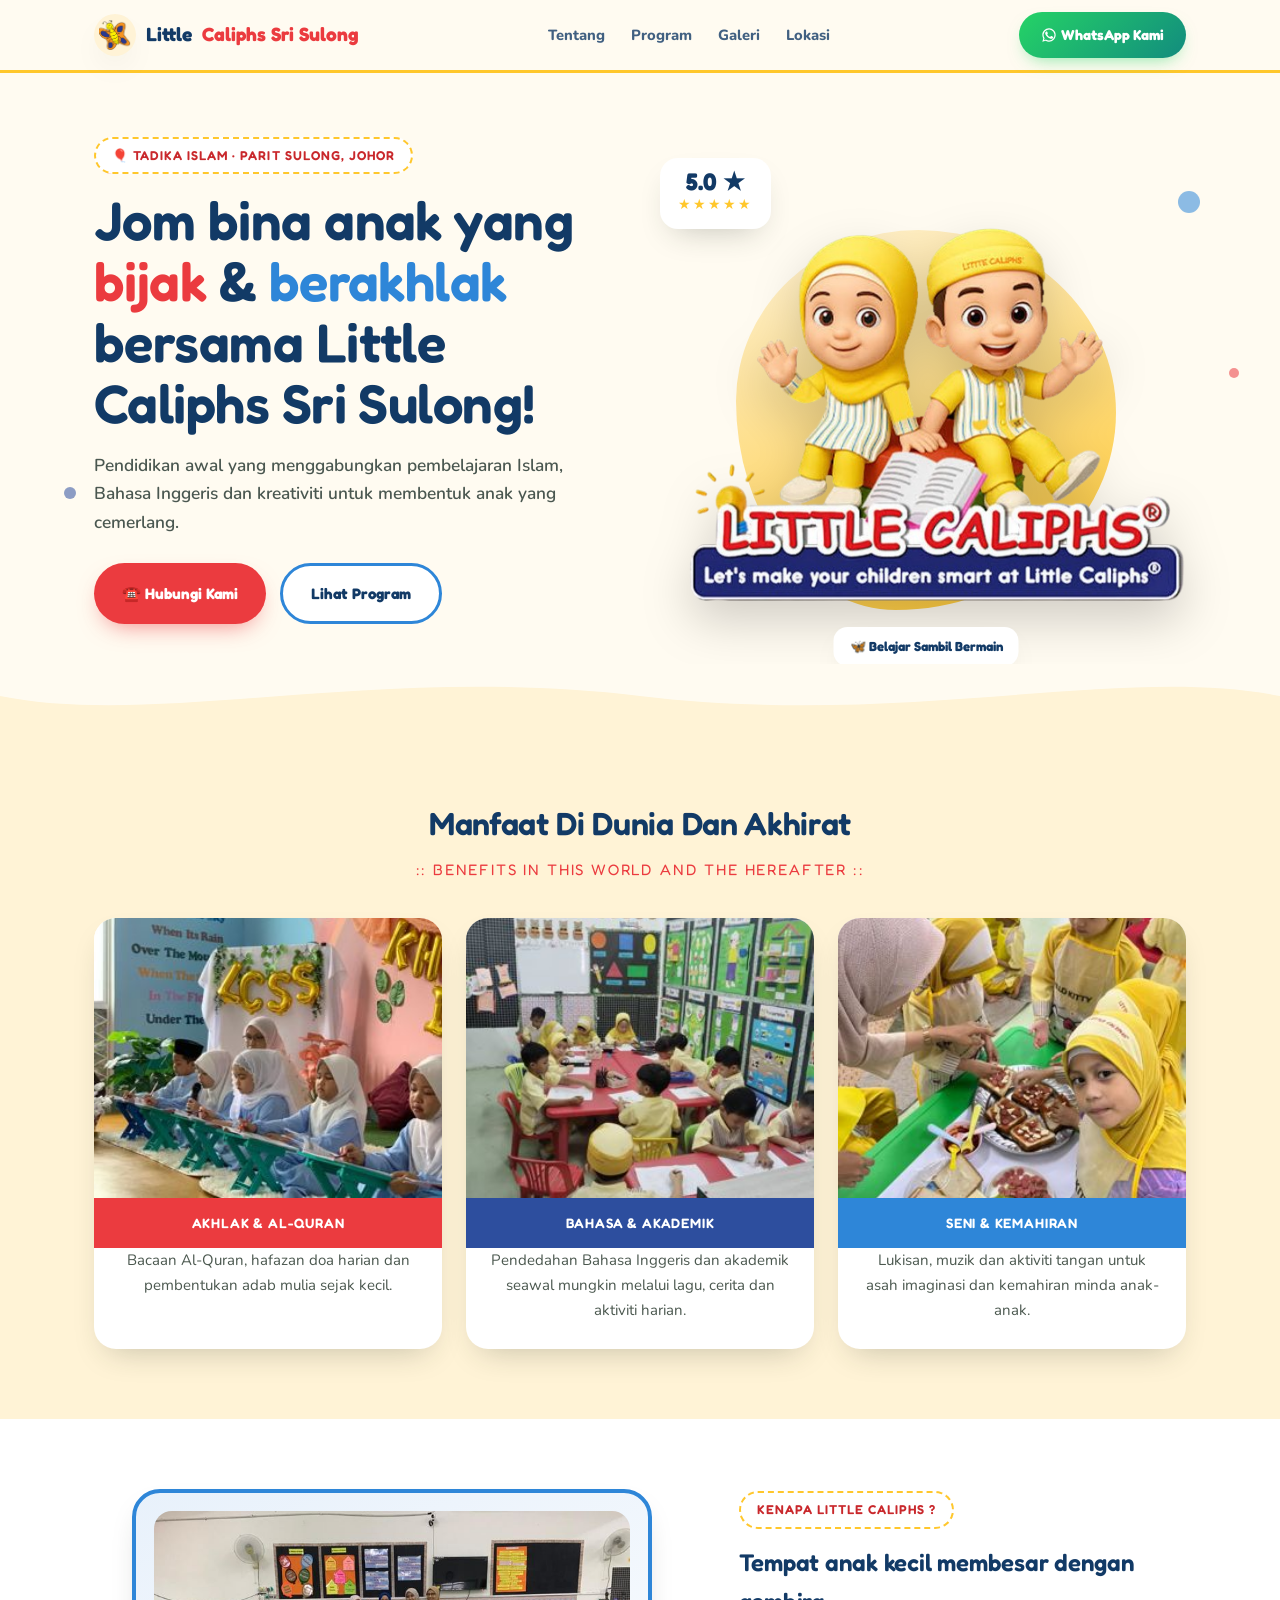
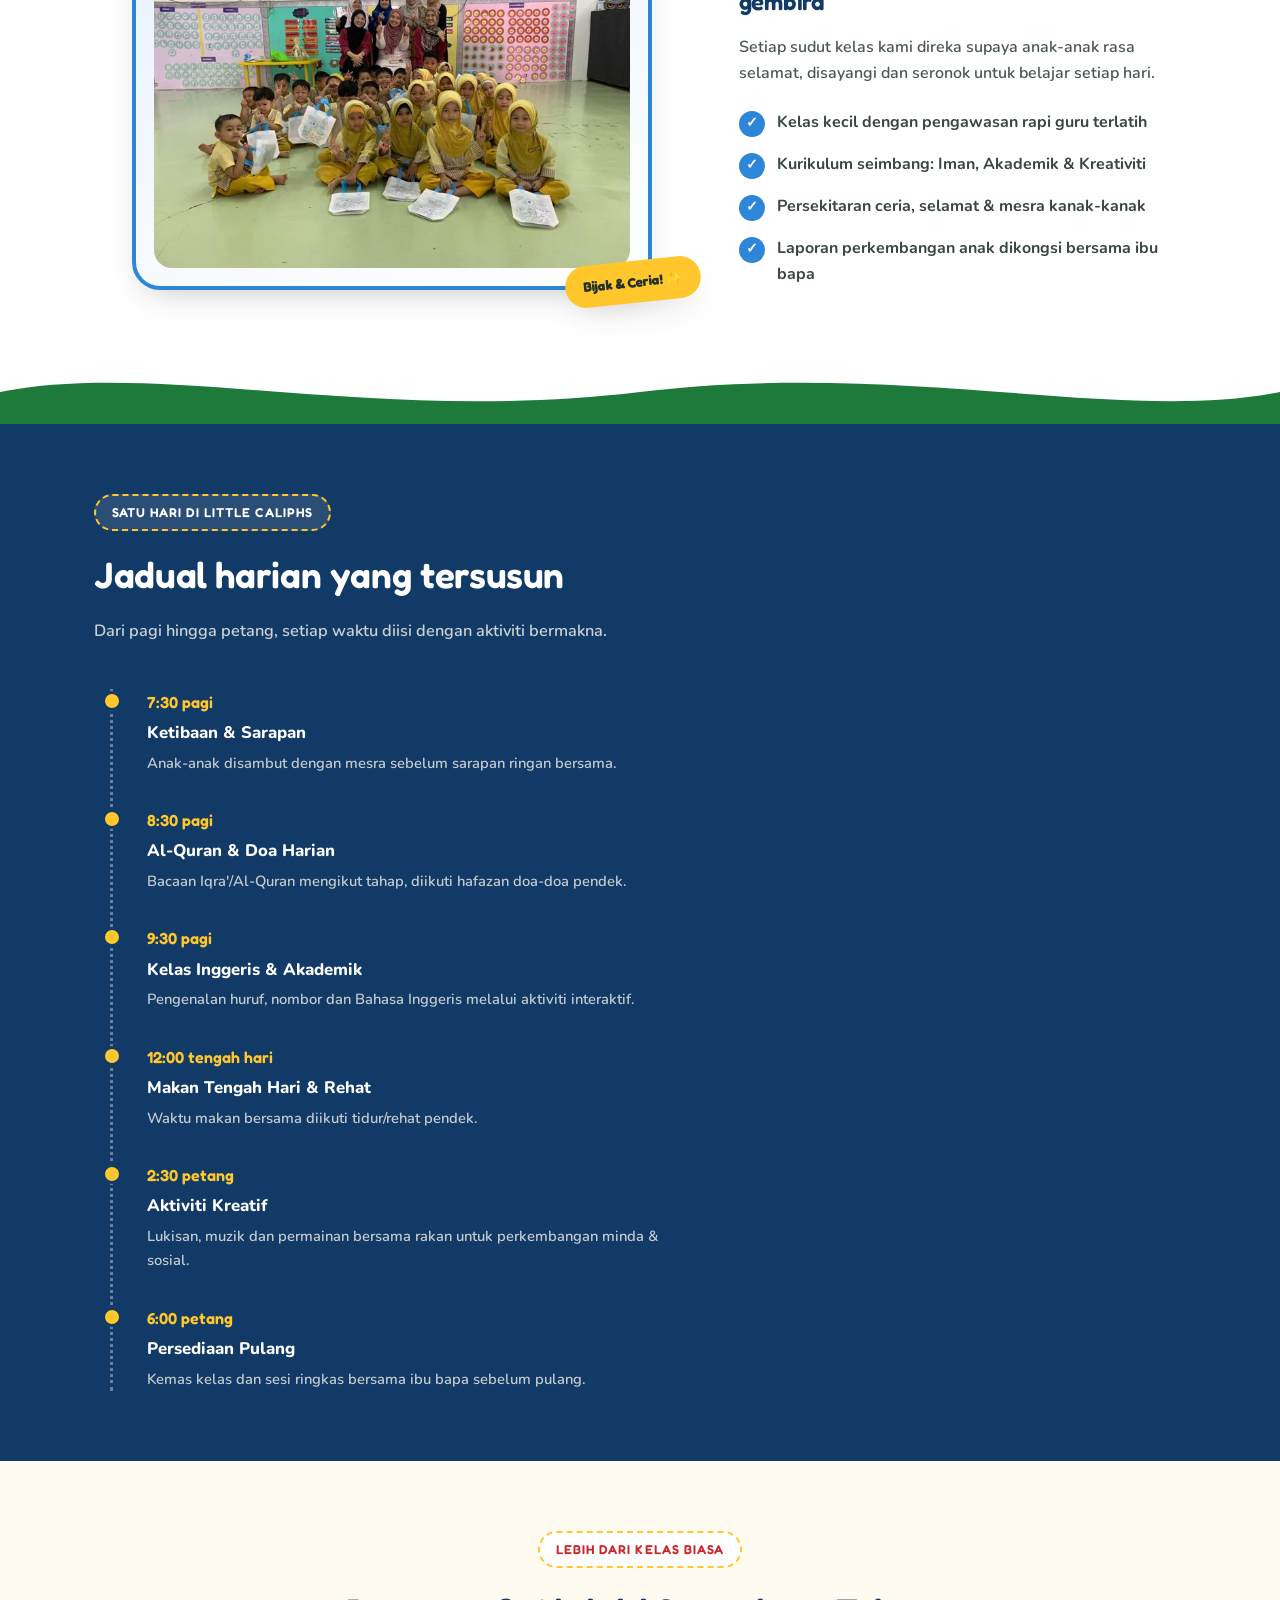
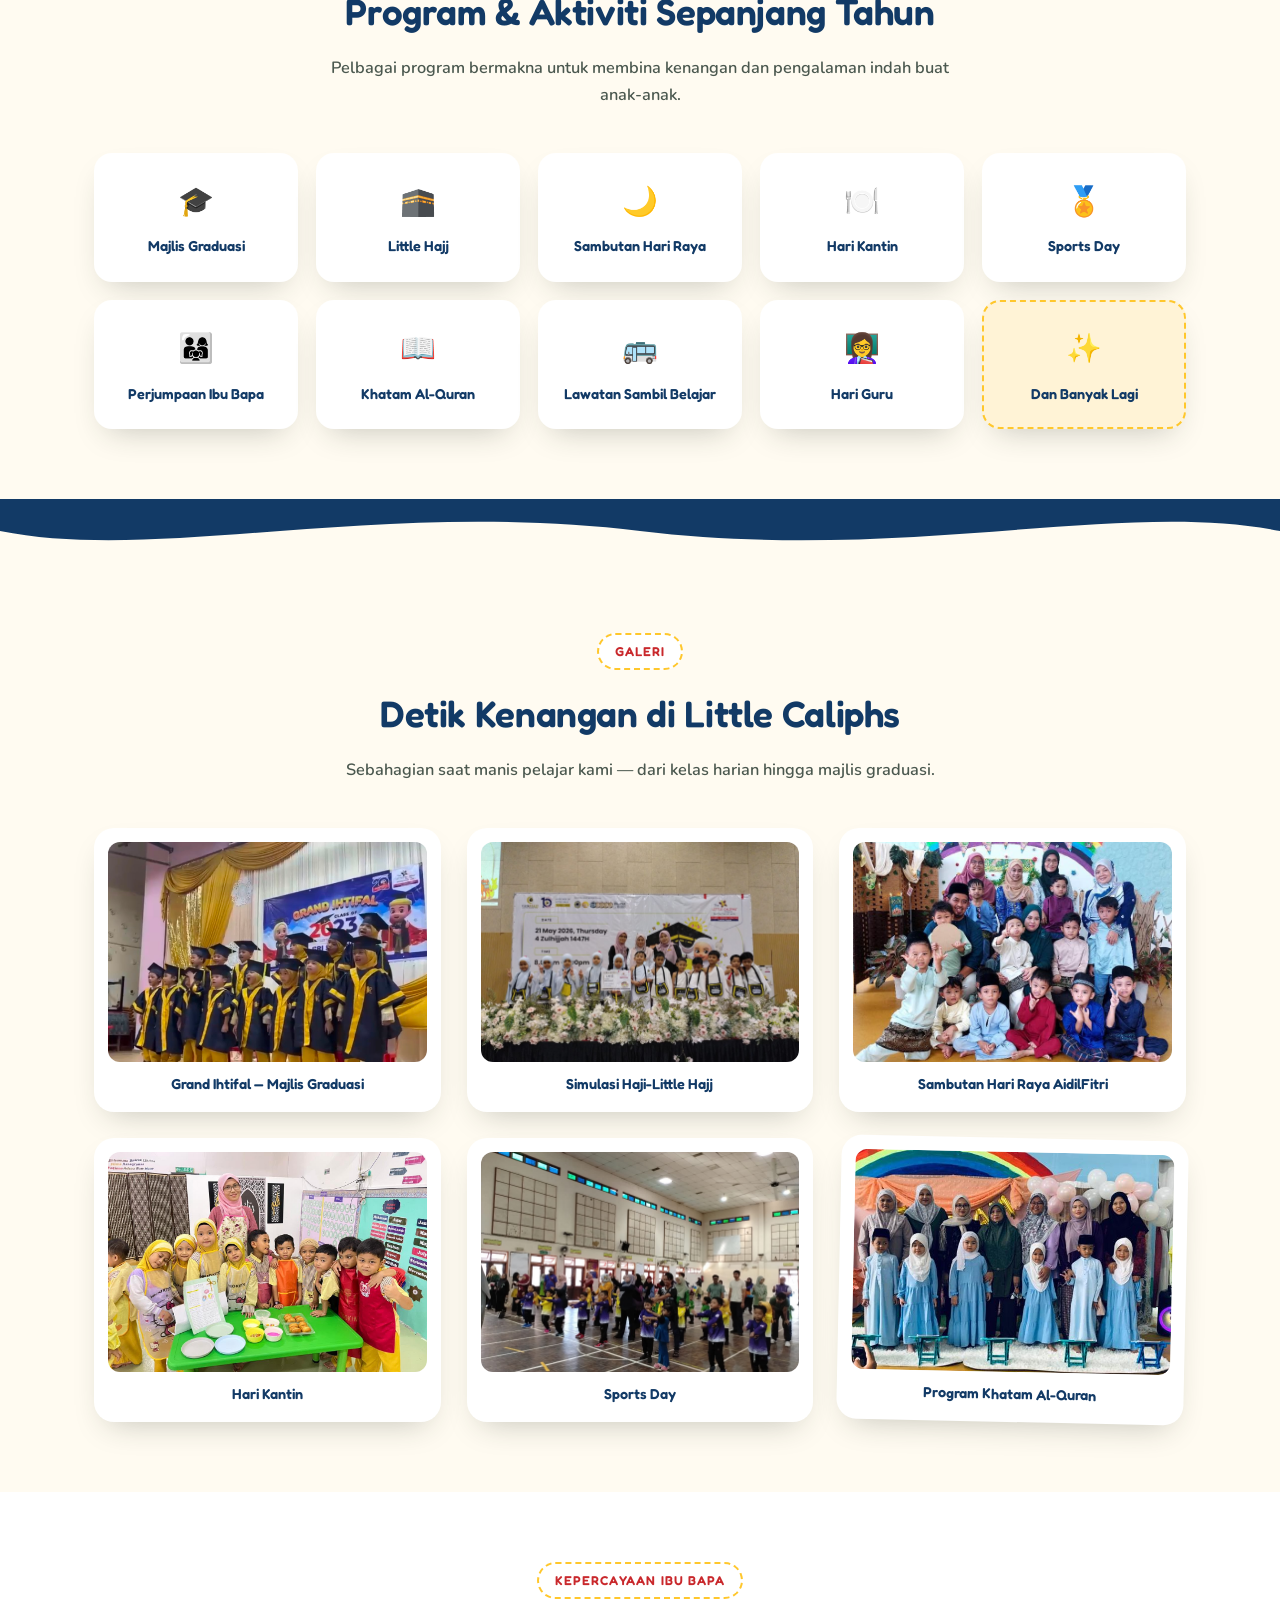
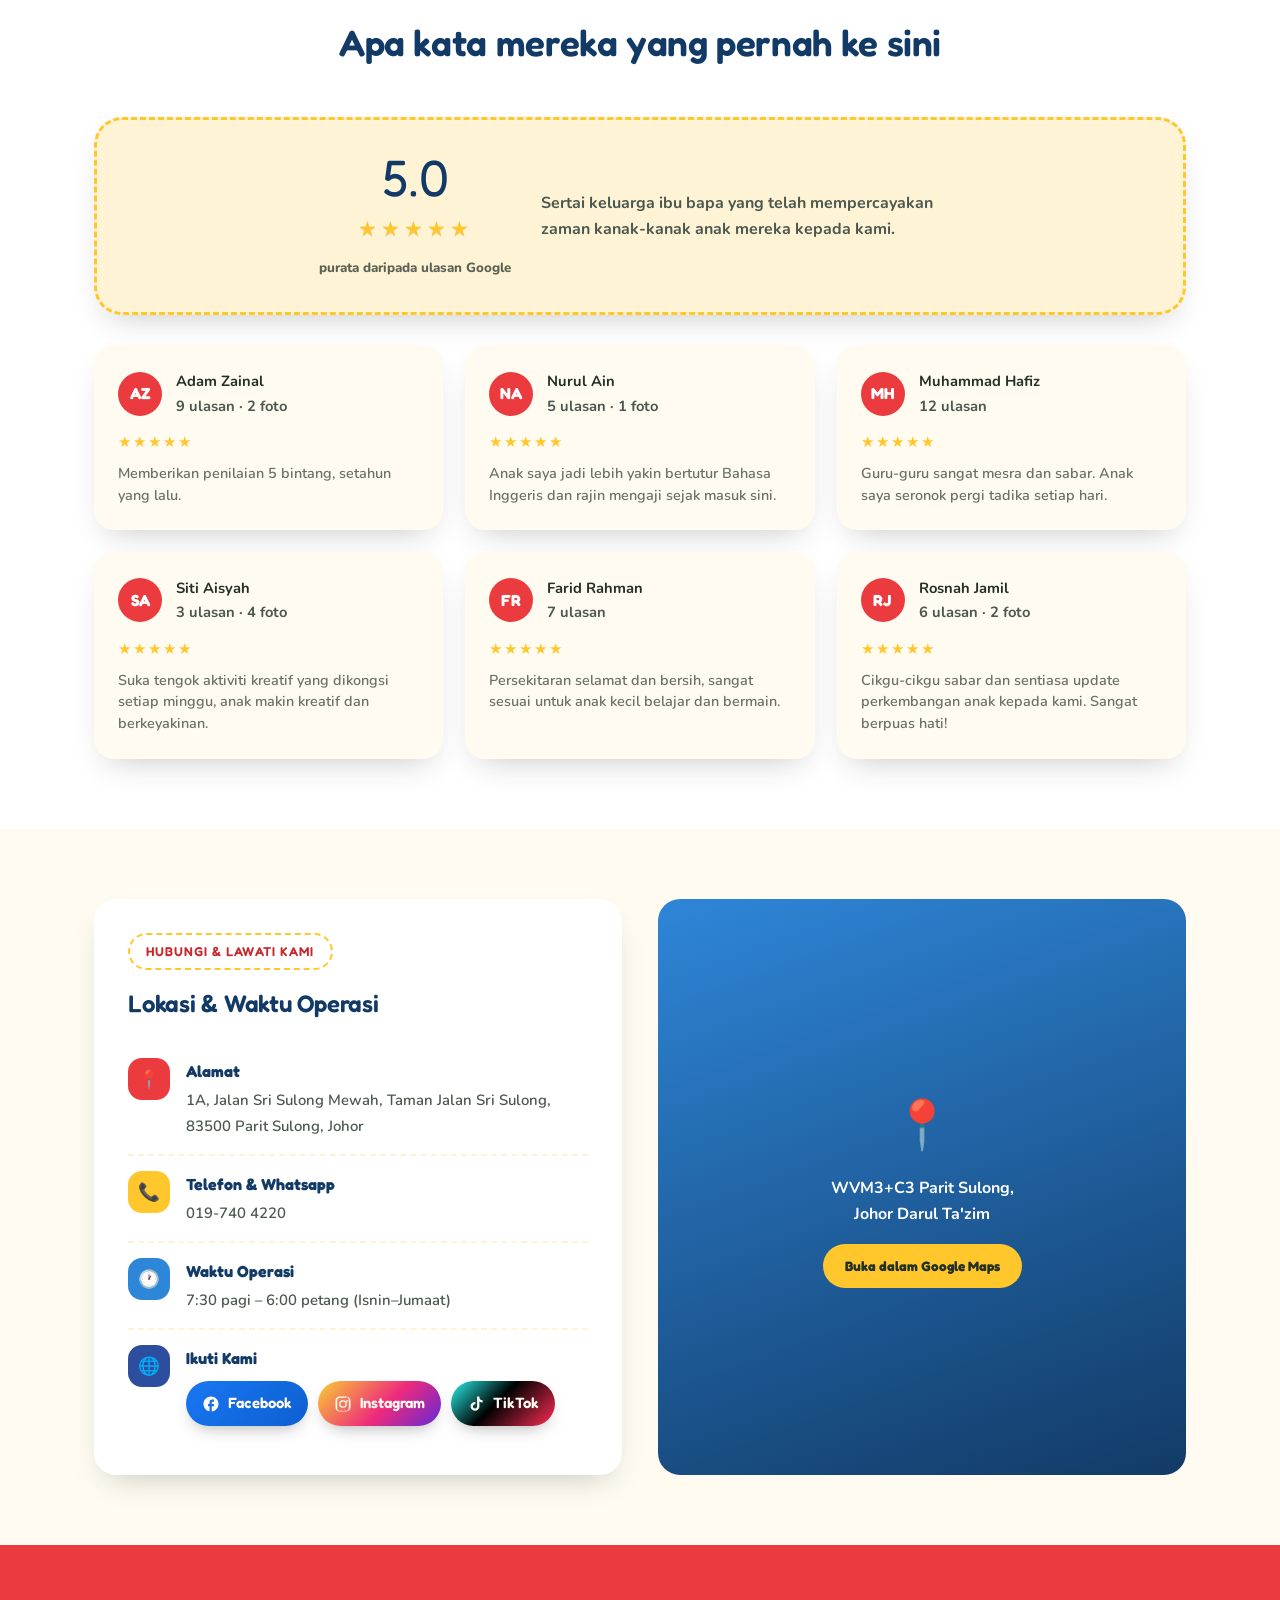
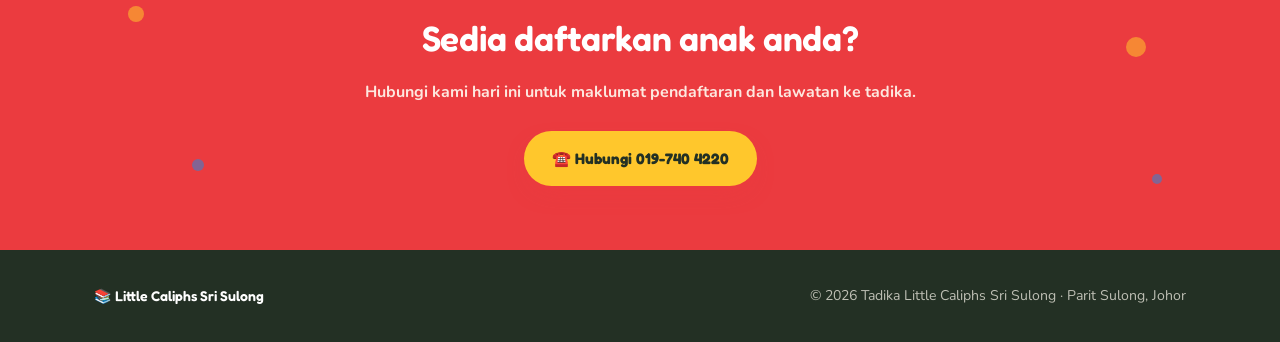
<file: index.html>
<!DOCTYPE html>
<html lang="ms">
<head>
<meta charset="UTF-8">
<meta name="viewport" content="width=device-width, initial-scale=1.0">
<title>Little Caliphs Sri Sulong — Tadika Iman Khalif</title>
<link rel="icon" type="image/png" sizes="16x16" href="favicon-16.png">
<link rel="icon" type="image/png" sizes="32x32" href="favicon-32.png">
<link rel="icon" type="image/png" sizes="48x48" href="favicon-48.png">
<link rel="shortcut icon" href="favicon-48.png">
<link rel="apple-touch-icon" sizes="180x180" href="favicon-180.png"><link rel="preconnect" href="https://fonts.googleapis.com">
<link rel="preconnect" href="https://fonts.gstatic.com" crossorigin>
<link href="https://fonts.googleapis.com/css2?family=Fredoka:wght@400;500;600;700&family=Nunito:wght@400;600;700;800;900&display=swap" rel="stylesheet">
<link rel="stylesheet" href="style.css">
<style>
  @media (min-width:861px){
    .about-grid{grid-template-columns:1.2fr 0.9fr;}
  }
  .about-visual .frame{max-width:520px;margin:0 auto;}
  .hero-visual{min-height:460px;}
  .hero-visual img.mascot{max-width:520px;}
  .float-chip.c2{top:auto;bottom:-56px;left:50%;right:auto;transform:translateX(-50%);}
  .gal-item:nth-child(6){transform:rotate(1.2deg);}
  .programs{background:var(--cream);}
  .prog-grid{display:grid;grid-template-columns:repeat(5,1fr);gap:18px;}
  .prog-item{
    background:var(--white);border-radius:18px;padding:22px 14px;text-align:center;
    box-shadow:var(--shadow);display:flex;flex-direction:column;align-items:center;gap:10px;
    font-family:'Fredoka';font-weight:600;color:var(--green-deep);font-size:0.9rem;
    transition:transform .25s;border:2px solid transparent;
  }
  .prog-item:hover{transform:translateY(-4px);border-color:var(--yellow);}
  .prog-ic{font-size:1.8rem;}
  .prog-item.prog-more{background:var(--yellow-soft);border:2px dashed var(--yellow);}
  @media (max-width:860px){
    .prog-grid{grid-template-columns:repeat(2,1fr);}
  }
  .social-links{display:flex;gap:10px;margin-top:10px;flex-wrap:wrap;}
  .social-btn{
    display:inline-flex;align-items:center;gap:8px;
    padding:10px 16px;border-radius:999px;color:var(--cream);
    font-family:'Fredoka';font-weight:600;font-size:0.88rem;
    box-shadow:0 8px 18px -8px rgba(0,0,0,0.35);
    transition:transform .22s ease, box-shadow .22s ease, filter .22s ease;
  }
  .social-btn svg{width:18px;height:18px;flex-shrink:0;}
  .social-btn:hover{transform:translateY(-3px) scale(1.03);filter:brightness(1.08);box-shadow:0 12px 22px -8px rgba(0,0,0,0.45);}
  .nav-cta-wa{background:linear-gradient(135deg,#25D366,#128C7E)!important;box-shadow:0 8px 18px -8px rgba(37,211,102,0.6)!important;display:inline-flex;align-items:center;}
  .sb-fb{background:linear-gradient(135deg,#1877F2,#0d5fd1);}
  .sb-ig{background:linear-gradient(135deg,#f9ce34,#ee2a7b 55%,#6228d7);}
  .sb-tt{background:linear-gradient(135deg,#010101,#25F4EE 0%,#010101 45%,#FE2C55 100%);}
  .pillar-top .icon{width:100%;height:100%;border-radius:0;overflow:hidden;margin:0;box-shadow:none;}
  .pillar-top .icon img{width:100%;height:100%;object-fit:cover;display:block;}
  .pillar-card.p1 .icon img{object-position:center 100%;}
  .social-btn span{color:var(--cream);}
  .pillar-top{padding:0;height:280px;}
  .pillar-card{min-height:280px;}

  /* ---- Mobile menu (functional) ---- */
  .nav{position:relative;flex-wrap:wrap;}
  .nav-toggle{order:3;}
  @media (max-width:860px){
    .nav-cta{order:2;padding:9px 16px;font-size:0.82rem;}
    .nav-links{
      display:none;width:100%;order:4;
      flex-direction:column;gap:0;background:var(--cream);
      border-radius:16px;box-shadow:var(--shadow);margin-top:12px;overflow:hidden;
    }
    .nav-links.open{display:flex;}
    .nav-links a{padding:14px 18px;border-bottom:1px solid rgba(35,48,36,0.08);}
    .nav-links a:last-child{border-bottom:none;}
  }

  /* ---- General mobile refinements ---- */
  @media (max-width:600px){
    section{padding:44px 0;}
    .hero{padding:28px 0 20px;}
    .hero h1{font-size:1.7rem;}
    .hero p.lead{font-size:0.98rem;}
    .hero-ctas .btn{padding:12px 20px;font-size:0.88rem;}
    .hero-visual{min-height:280px;}
    .hero-blob{width:240px;height:240px;}
    .hero-visual img.mascot{max-width:230px;}
    .float-chip.c2{top:8px;bottom:auto;left:auto;right:-6px;transform:none;}
    .rating-chip{padding:8px 12px;}
    .about-visual .frame{max-width:100%;padding:10px;}
    .about-visual .frame img{height:auto;}
    .pillar-top{height:170px;}
    .pillar-card{min-height:170px;}
    .prog-grid{grid-template-columns:repeat(2,1fr);gap:10px;}
    .prog-item{padding:16px 8px;font-size:0.78rem;}
    .prog-ic{font-size:1.5rem;}
    .gal-grid{gap:16px;}
    .gal-item img{height:180px;}
    .social-links{justify-content:center;}
    .social-btn{padding:9px 13px;font-size:0.8rem;}
    .testi-summary{padding:24px 20px;}
    .testi-score .big{font-size:2.4rem;}
    .loc-card{padding:22px;}
    .map-visual{min-height:220px;}
  }
  @media (max-width:420px){
    .brand{font-size:0.92rem;gap:6px;}
    .brand-badge{width:34px;height:34px;padding:4px;}
    .nav-cta-wa{font-size:0.7rem;padding:7px 11px;}
    .nav-cta-wa svg{width:13px;height:13px;}
  }
</style>
</head>
<body>

<header>
  <div class="nav">
    <div class="brand">
      <span class="brand-badge"><img src="butterfly-logo.png" alt="Logo Little Caliphs"></span>
      Little<b> Caliphs Sri Sulong</b>
    </div>
    <nav class="nav-links" id="navLinks">
      <a href="#tentang">Tentang</a>
      <a href="#program">Program</a>
      <a href="#galeri">Galeri</a>
      <a href="#lokasi">Lokasi</a>
    </nav>
    <a class="nav-cta nav-cta-wa" href="https://wa.me/60197404220?text=Assalamualaikum.%20Saya%20berminat%20untuk%20mengetahui%20maklumat%20mengenai%20pendaftaran%20di%20Tadika%20Little%20Caliphs%20Sri%20Sulong." target="_blank" rel="noopener">
      <svg viewBox="0 0 24 24" fill="currentColor" style="width:16px;height:16px;vertical-align:-3px;margin-right:4px;"><path d="M17.47 14.38c-.29-.15-1.7-.84-1.96-.93-.26-.1-.46-.15-.65.14-.2.3-.75.94-.92 1.13-.17.2-.34.22-.63.08-.29-.15-1.22-.45-2.33-1.44-.86-.77-1.44-1.71-1.61-2-.17-.3-.02-.46.13-.6.13-.13.29-.34.44-.51.15-.17.2-.29.29-.49.1-.2.05-.37-.02-.51-.08-.15-.65-1.57-.9-2.15-.24-.57-.48-.49-.65-.5h-.56c-.2 0-.51.07-.78.37s-1.03 1-1.03 2.45 1.06 2.85 1.2 3.05c.15.2 2.09 3.2 5.08 4.48.71.31 1.26.49 1.69.63.71.22 1.35.19 1.86.12.57-.09 1.7-.7 1.94-1.36.24-.67.24-1.24.17-1.36-.07-.12-.26-.19-.55-.34Z"/><path d="M12.02 2C6.5 2 2.02 6.48 2.02 12c0 1.9.52 3.68 1.44 5.2L2 22l4.94-1.42A9.94 9.94 0 0 0 12.02 22c5.52 0 10-4.48 10-10S17.54 2 12.02 2Zm0 18.2a8.16 8.16 0 0 1-4.17-1.14l-.3-.18-3.02.87.86-2.94-.2-.31A8.18 8.18 0 1 1 12.02 20.2Z"/></svg>WhatsApp Kami</a>
    <button class="nav-toggle" id="navToggle" aria-label="Buka menu" aria-expanded="false" onclick="var n=document.getElementById('navLinks');var open=n.classList.toggle('open');this.setAttribute('aria-expanded',open);this.textContent=open?'✕':'☰';">☰</button>
  </div>
</header>

<section class="hero">
  <div class="confetti">
    <div class="dot" style="width:18px;height:18px;background:var(--red);top:14%;left:8%;"></div>
    <div class="dot" style="width:12px;height:12px;background:var(--blue);top:70%;left:5%;"></div>
    <div class="dot" style="width:22px;height:22px;background:var(--green);top:20%;left:92%;"></div>
    <div class="dot" style="width:14px;height:14px;background:var(--yellow);top:80%;left:88%;"></div>
    <div class="dot" style="width:10px;height:10px;background:var(--red);top:50%;left:96%;"></div>
  </div>
  <div class="wrap hero-grid">
    <div data-reveal>
      <span class="eyebrow">🎈 Tadika Islam · Parit Sulong, Johor</span>
      <h1>Jom bina anak yang <span class="r">bijak</span> & <span class="g">berakhlak</span> bersama Little Caliphs Sri Sulong!</h1>
      <p class="lead">Pendidikan awal yang menggabungkan pembelajaran Islam, Bahasa Inggeris dan kreativiti untuk membentuk anak yang cemerlang.</p>
      <div class="hero-ctas">
        <a class="btn btn-primary" href="tel:0197404220">☎️ Hubungi Kami</a>
        <a class="btn btn-ghost" href="#program">Lihat Program</a>
      </div>
    </div>
    <div class="hero-visual" data-reveal>
      <div class="hero-blob"></div>
      <img class="mascot" src="mascot-boy.png" alt="Watak Little Caliphs, budak lelaki dan perempuan">
      <div class="rating-chip"><div class="n">5.0 ★</div><div class="s">★★★★★</div></div>
      <div class="float-chip c2">🦋 Belajar Sambil Bermain</div>
    </div>
  </div>
</section>

<div class="wave" style="background:var(--cream);">
  <svg viewBox="0 0 1200 60" preserveAspectRatio="none"><path d="M0,30 C150,60 350,0 600,30 C850,60 1050,0 1200,30 L1200,60 L0,60 Z" fill="#FFF3D6"/></svg>
</div>

<section class="pillars">
  <div class="wrap">
    <div class="pillars-tag" data-reveal>
      <h2>Manfaat Di Dunia Dan Akhirat</h2>
      <span>:: Benefits In This World And The Hereafter ::</span>
    </div>
    <div class="pillar-grid">
      <div class="pillar-card p1" data-reveal>
        <div class="pillar-top"><div class="icon"><img src="pillar-islam.jpg" alt="Kelas Al-Quran Little Caliphs"></div></div>
        <div class="pillar-band">Akhlak & Al-Quran</div>
        <p>Bacaan Al-Quran, hafazan doa harian dan pembentukan adab mulia sejak kecil.</p>
      </div>
      <div class="pillar-card p2" data-reveal>
        <div class="pillar-top"><div class="icon"><img src="pillar-english.jpg" alt="Kelas akademik dan Bahasa Inggeris"></div></div>
        <div class="pillar-band">Bahasa & Akademik</div>
        <p>Pendedahan Bahasa Inggeris dan akademik seawal mungkin melalui lagu, cerita dan aktiviti harian.</p>
      </div>
      <div class="pillar-card p3" data-reveal>
        <div class="pillar-top"><div class="icon"><img src="pillar-creative.jpg" alt="Aktiviti kreatif pelajar Little Caliphs"></div></div>
         <div class="pillar-band">Seni & Kemahiran</div>
        <p>Lukisan, muzik dan aktiviti tangan untuk asah imaginasi dan kemahiran minda anak-anak.</p>
      </div>
    </div>
  </div>
</section>

<section class="about" id="tentang">
  <div class="wrap about-grid">
    <div class="about-visual" data-reveal>
      <div class="frame"><img src="mascot-pair.jpg" alt="Pelajar Little Caliphs beraktiviti bersama guru"></div>
      <div class="sticker">Bijak & Ceria! ✨</div>
    </div>
    <div class="about-copy" data-reveal>
      <span class="eyebrow">Kenapa Little Caliphs ?</span>
      <h2 style="margin-top:14px;">Tempat anak kecil membesar dengan gembira</h2>
      <p style="color:#4B584F;font-weight:600;margin-top:12px;">Setiap sudut kelas kami direka supaya anak-anak rasa selamat, disayangi dan seronok untuk belajar setiap hari.</p>
      <ul>
        <li><span class="tick">✓</span> Kelas kecil dengan pengawasan rapi guru terlatih</li>
        <li><span class="tick">✓</span> Kurikulum seimbang: Iman, Akademik & Kreativiti</li>
        <li><span class="tick">✓</span> Persekitaran ceria, selamat & mesra kanak-kanak</li>
        <li><span class="tick">✓</span> Laporan perkembangan anak dikongsi bersama ibu bapa</li>
      </ul>
    </div>
  </div>
</section>

<div class="wave" style="background:var(--white);">
  <svg viewBox="0 0 1200 60" preserveAspectRatio="none"><path d="M0,30 C150,0 350,60 600,30 C850,0 1050,60 1200,30 L1200,60 L0,60 Z" fill="#1E7A3B"/></svg>
</div>

<section class="schedule" id="program">
  <div class="wrap">
    <div class="section-head" data-reveal>
      <span class="eyebrow">Satu Hari di Little Caliphs</span>
      <h2>Jadual harian yang tersusun</h2>
      <p>Dari pagi hingga petang, setiap waktu diisi dengan aktiviti bermakna.</p>
    </div>
    <div class="timeline">
      <div class="t-item" data-reveal>
        <span class="t-dot"></span>
        <div class="t-time">7:30 pagi</div>
        <div class="t-title">Ketibaan & Sarapan</div>
        <div class="t-desc">Anak-anak disambut dengan mesra sebelum sarapan ringan bersama.</div>
      </div>
      <div class="t-item" data-reveal>
        <span class="t-dot"></span>
        <div class="t-time">8:30 pagi</div>
        <div class="t-title">Al-Quran & Doa Harian</div>
        <div class="t-desc">Bacaan Iqra'/Al-Quran mengikut tahap, diikuti hafazan doa-doa pendek.</div>
      </div>
      <div class="t-item" data-reveal>
        <span class="t-dot"></span>
        <div class="t-time">9:30 pagi</div>
        <div class="t-title">Kelas Inggeris & Akademik</div>
        <div class="t-desc">Pengenalan huruf, nombor dan Bahasa Inggeris melalui aktiviti interaktif.</div>
      </div>
      <div class="t-item" data-reveal>
        <span class="t-dot"></span>
        <div class="t-time">12:00 tengah hari</div>
        <div class="t-title">Makan Tengah Hari & Rehat</div>
        <div class="t-desc">Waktu makan bersama diikuti tidur/rehat pendek.</div>
      </div>
      <div class="t-item" data-reveal>
        <span class="t-dot"></span>
        <div class="t-time">2:30 petang</div>
        <div class="t-title">Aktiviti Kreatif</div>
        <div class="t-desc">Lukisan, muzik dan permainan bersama rakan untuk perkembangan minda & sosial.</div>
      </div>
      <div class="t-item" data-reveal>
        <span class="t-dot"></span>
        <div class="t-time">6:00 petang</div>
        <div class="t-title">Persediaan Pulang</div>
        <div class="t-desc">Kemas kelas dan sesi ringkas bersama ibu bapa sebelum pulang.</div>
      </div>
    </div>
  </div>
</section>

<section class="programs" id="aktiviti">
  <div class="wrap">
    <div class="section-head center" data-reveal>
      <span class="eyebrow">Lebih Dari Kelas Biasa</span>
      <h2>Program & Aktiviti Sepanjang Tahun</h2>
      <p>Pelbagai program bermakna untuk membina kenangan dan pengalaman indah buat anak-anak.</p>
    </div>
    <div class="prog-grid">
      <div class="prog-item" data-reveal><span class="prog-ic">🎓</span><span>Majlis Graduasi</span></div>
      <div class="prog-item" data-reveal><span class="prog-ic">🕋</span><span>Little Hajj</span></div>
      <div class="prog-item" data-reveal><span class="prog-ic">🌙</span><span>Sambutan Hari Raya</span></div>
      <div class="prog-item" data-reveal><span class="prog-ic">🍽️</span><span>Hari Kantin</span></div>
      <div class="prog-item" data-reveal><span class="prog-ic">🏅</span><span>Sports Day</span></div>
      <div class="prog-item" data-reveal><span class="prog-ic">👨‍👩‍👧</span><span>Perjumpaan Ibu Bapa</span></div>
      <div class="prog-item" data-reveal><span class="prog-ic">📖</span><span>Khatam Al-Quran</span></div>
      <div class="prog-item" data-reveal><span class="prog-ic">🚌</span><span>Lawatan Sambil Belajar</span></div>
      <div class="prog-item" data-reveal><span class="prog-ic">👩‍🏫</span><span>Hari Guru</span></div>
      <div class="prog-item prog-more" data-reveal><span class="prog-ic">✨</span><span>Dan Banyak Lagi</span></div>
    </div>
  </div>
</section>

<div class="wave" style="background:var(--green-deep);">
  <svg viewBox="0 0 1200 60" preserveAspectRatio="none"><path d="M0,30 C150,60 350,0 600,30 C850,60 1050,0 1200,30 L1200,60 L0,60 Z" fill="#FFFBF1"/></svg>
</div>

<section class="gallery" id="galeri">
  <div class="wrap">
    <div class="section-head center" data-reveal>
      <span class="eyebrow">Galeri</span>
      <h2>Detik Kenangan di Little Caliphs</h2>
      <p>Sebahagian saat manis pelajar kami — dari kelas harian hingga majlis graduasi.</p>
    </div>
    <div class="gal-grid">
      <div class="gal-item" data-reveal>
        <img src="gallery-1.jpg" alt="Majlis Grand Ihtifal graduasi pelajar Little Caliphs">
        <div class="cap">Grand Ihtifal — Majlis Graduasi</div>
      </div>
      <div class="gal-item" data-reveal>
        <img src="gallery-2.jpg" alt="Pelajar Little Caliphs">
        <div class="cap">Simulasi Haji-Little Hajj</div>
      </div>
      <div class="gal-item" data-reveal>
        <img src="gallery-3.jpg" alt="Pelajar Little Caliphs beraya bersama rakan">
        <div class="cap">Sambutan Hari Raya AidilFitri</div>
      </div>
      <div class="gal-item" data-reveal>
        <img src="gallery-4.jpg" alt="Pelajar Little Caliphs">
        <div class="cap">Hari Kantin</div>
      </div>
      <div class="gal-item" data-reveal>
        <img src="gallery-5.jpg" alt="Pelajar Little Caliphs">
        <div class="cap">Sports Day</div>
      </div>
      <div class="gal-item" data-reveal>
        <img src="gallery-6.jpg" alt="Pelajar Little Caliphs sambutan Hari Raya">
        <div class="cap">Program Khatam Al-Quran</div>
      </div>
    </div>
  </div>
</section>

<section class="testi">
  <div class="wrap">
    <div class="section-head center" data-reveal>
      <span class="eyebrow">Kepercayaan Ibu Bapa</span>
      <h2>Apa kata mereka yang pernah ke sini</h2>
    </div>
    <div class="testi-summary" data-reveal>
      <div class="testi-score">
        <div class="big">5.0</div>
        <div class="stars">★★★★★</div>
        <small>purata daripada ulasan Google</small>
      </div>
      <p>Sertai keluarga ibu bapa yang telah mempercayakan zaman kanak-kanak anak mereka kepada kami.</p>
    </div>
    <div class="testi-grid">
      <div class="review-card" data-reveal>
        <div class="review-row">
          <div class="avatar">AZ</div>
          <div class="review-meta"><b>Adam Zainal</b><br>9 ulasan · 2 foto</div>
        </div>
        <div class="review-stars">★★★★★</div>
        <div class="review-note">Memberikan penilaian 5 bintang, setahun yang lalu.</div>
      </div>
      <div class="review-card" data-reveal>
        <div class="review-row">
          <div class="avatar">NA</div>
          <div class="review-meta"><b>Nurul Ain</b><br>5 ulasan · 1 foto</div>
        </div>
        <div class="review-stars">★★★★★</div>
        <div class="review-note">Anak saya jadi lebih yakin bertutur Bahasa Inggeris dan rajin mengaji sejak masuk sini.</div>
      </div>
      <div class="review-card" data-reveal>
        <div class="review-row">
          <div class="avatar">MH</div>
          <div class="review-meta"><b>Muhammad Hafiz</b><br>12 ulasan</div>
        </div>
        <div class="review-stars">★★★★★</div>
        <div class="review-note">Guru-guru sangat mesra dan sabar. Anak saya seronok pergi tadika setiap hari.</div>
      </div>
      <div class="review-card" data-reveal>
        <div class="review-row">
          <div class="avatar">SA</div>
          <div class="review-meta"><b>Siti Aisyah</b><br>3 ulasan · 4 foto</div>
        </div>
        <div class="review-stars">★★★★★</div>
        <div class="review-note">Suka tengok aktiviti kreatif yang dikongsi setiap minggu, anak makin kreatif dan berkeyakinan.</div>
      </div>
      <div class="review-card" data-reveal>
        <div class="review-row">
          <div class="avatar">FR</div>
          <div class="review-meta"><b>Farid Rahman</b><br>7 ulasan</div>
        </div>
        <div class="review-stars">★★★★★</div>
        <div class="review-note">Persekitaran selamat dan bersih, sangat sesuai untuk anak kecil belajar dan bermain.</div>
      </div>
      <div class="review-card" data-reveal>
        <div class="review-row">
          <div class="avatar">RJ</div>
          <div class="review-meta"><b>Rosnah Jamil</b><br>6 ulasan · 2 foto</div>
        </div>
        <div class="review-stars">★★★★★</div>
        <div class="review-note">Cikgu-cikgu sabar dan sentiasa update perkembangan anak kepada kami. Sangat berpuas hati!</div>
      </div>
    </div>
  </div>
</section>

<section class="location" id="lokasi">
  <div class="wrap loc-grid">
    <div class="loc-card" data-reveal>
      <span class="eyebrow">Hubungi & Lawati Kami</span>
      <h2 style="margin:14px 0 20px;">Lokasi & Waktu Operasi</h2>
      <div class="loc-row">
        <div class="ic" style="background:var(--red);">📍</div>
        <div><b>Alamat</b><span>1A, Jalan Sri Sulong Mewah, Taman Jalan Sri Sulong, 83500 Parit Sulong, Johor</span></div>
      </div>
      <div class="loc-row">
        <div class="ic" style="background:var(--yellow);color:var(--ink);">📞</div>
        <div><b>Telefon & Whatsapp</b><span>019-740 4220</span></div>
      </div>
      <div class="loc-row">
        <div class="ic" style="background:var(--green);">🕐</div>
        <div><b>Waktu Operasi</b><span>7:30 pagi – 6:00 petang (Isnin–Jumaat)</span></div>
      </div>
      <div class="loc-row" style="border-bottom:none;">
        <div class="ic" style="background:var(--blue);">🌐</div>
        <div style="width:100%;">
          <b>Ikuti Kami</b>
          <div class="social-links">
            <a class="social-btn sb-fb" href="https://www.facebook.com/share/1MaJcFGPVd/?mibextid=wwXIfr" target="_blank" rel="noopener">
              <svg viewBox="0 0 24 24" fill="currentColor"><path d="M22 12c0-5.52-4.48-10-10-10S2 6.48 2 12c0 4.84 3.44 8.87 8 9.8V15H8v-3h2V9.5C10 7.57 11.57 6 13.5 6H16v3h-2c-.55 0-1 .45-1 1v2h3v3h-3v6.95c5.05-.5 9-4.76 9-9.95Z"/></svg>
              <span>Facebook</span>
            </a>
            <a class="social-btn sb-ig" href="https://www.instagram.com/littlecaliphssrisulong?igsh=MWd3NW1saGdidTkwcg==" target="_blank" rel="noopener">
              <svg viewBox="0 0 24 24" fill="currentColor"><path d="M12 2c2.72 0 3.06.01 4.12.06 1.06.05 1.79.22 2.43.47.66.26 1.22.6 1.77 1.15.55.55.89 1.11 1.15 1.77.25.64.42 1.37.47 2.43C21.99 8.94 22 9.28 22 12s-.01 3.06-.06 4.12c-.05 1.06-.22 1.79-.47 2.43a4.9 4.9 0 0 1-1.15 1.77 4.9 4.9 0 0 1-1.77 1.15c-.64.25-1.37.42-2.43.47C15.06 21.99 14.72 22 12 22s-3.06-.01-4.12-.06c-1.06-.05-1.79-.22-2.43-.47a4.9 4.9 0 0 1-1.77-1.15 4.9 4.9 0 0 1-1.15-1.77c-.25-.64-.42-1.37-.47-2.43C2.01 15.06 2 14.72 2 12s.01-3.06.06-4.12c.05-1.06.22-1.79.47-2.43.26-.66.6-1.22 1.15-1.77A4.9 4.9 0 0 1 5.45 2.53c.64-.25 1.37-.42 2.43-.47C8.94 2.01 9.28 2 12 2Zm0 1.8c-2.67 0-2.99.01-4.04.06-.87.04-1.34.18-1.65.3-.42.16-.71.35-1.02.66-.31.31-.5.6-.66 1.02-.12.31-.26.78-.3 1.65C4.28 7.24 4.27 7.56 4.27 12s.01 4.76.06 5.51c.04.87.18 1.34.3 1.65.16.42.35.71.66 1.02.31.31.6.5 1.02.66.31.12.78.26 1.65.3.99.05 1.31.06 4.04.06s3.05-.01 4.04-.06c.87-.04 1.34-.18 1.65-.3.42-.16.71-.35 1.02-.66.31-.31.5-.6.66-1.02.12-.31.26-.78.3-1.65.05-.75.06-1.07.06-5.51s-.01-4.76-.06-5.51c-.04-.87-.18-1.34-.3-1.65a2.75 2.75 0 0 0-.66-1.02 2.75 2.75 0 0 0-1.02-.66c-.31-.12-.78-.26-1.65-.3C15.05 3.81 14.73 3.8 12 3.8Zm0 3.05a5.15 5.15 0 1 1 0 10.3 5.15 5.15 0 0 1 0-10.3Zm0 1.8a3.35 3.35 0 1 0 0 6.7 3.35 3.35 0 0 0 0-6.7Zm5.35-1.98a1.2 1.2 0 1 1 0 2.4 1.2 1.2 0 0 1 0-2.4Z"/></svg>
              <span>Instagram</span>
            </a>
            <a class="social-btn sb-tt" href="https://www.tiktok.com/@littlecaliphssrisulong?_r=1&_t=ZS-97fvPHYYFs8" target="_blank" rel="noopener">
              <svg viewBox="0 0 24 24" fill="currentColor"><path d="M16.5 2h-3v13.2a2.8 2.8 0 1 1-2.3-2.76v-3.1a5.9 5.9 0 1 0 5.3 5.87V8.6a7.3 7.3 0 0 0 4.3 1.4v-3a4.3 4.3 0 0 1-4.3-4.3V2Z"/></svg>
              <span>TikTok</span>
            </a>
          </div>
        </div>
      </div>
    </div>
    <div class="map-visual" data-reveal>
      <div class="pin">
        <span class="emoji">📍</span>
        <p>WVM3+C3 Parit Sulong, Johor Darul Ta'zim</p>
        <a href="https://www.google.com/maps/search/?api=1&query=1A%2C+Jalan+Sri+Sulong+Mewah%2C+Taman+Jalan+Sri+Sulong%2C+83500+Parit+Sulong%2C+Johor" target="_blank" rel="noopener">Buka dalam Google Maps</a>
      </div>
    </div>
  </div>
</section>

<section class="cta-band">
  <div class="confetti">
    <div class="dot" style="width:16px;height:16px;background:var(--yellow);top:20%;left:10%;"></div>
    <div class="dot" style="width:12px;height:12px;background:var(--green);top:70%;left:15%;"></div>
    <div class="dot" style="width:20px;height:20px;background:var(--yellow);top:30%;left:88%;"></div>
    <div class="dot" style="width:10px;height:10px;background:var(--green);top:75%;left:90%;"></div>
  </div>
  <div class="wrap" data-reveal>
    <h2>Sedia daftarkan anak anda?</h2>
    <p>Hubungi kami hari ini untuk maklumat pendaftaran dan lawatan ke tadika.</p>
    <a class="btn btn-primary" href="tel:0197404220">☎️ Hubungi 019-740 4220</a>
  </div>
</section>

<footer>
  <div class="wrap foot-row">
    <div class="foot-brand">📚 Little Caliphs Sri Sulong</div>
    <div>© 2026 Tadika Little Caliphs Sri Sulong · Parit Sulong, Johor</div>
  </div>
</footer>

<script src="script.js"></script>
</body>
</html>
</file>
<file: style.css>
:root{
  --yellow:#FFC72C;
  --yellow-soft:#FFF3D6;
  --red:#EB3B3F;
  --red-deep:#C9282C;
  --green:#2E86D8;
  --green-deep:#123A66;
  --blue:#2D4E9E;
  --cream:#FFFBF1;
  --ink:#233024;
  --white:#FFFFFF;
  --radius:22px;
  --shadow:0 14px 32px -14px rgba(35,48,36,0.28);
}
*{margin:0;padding:0;box-sizing:border-box;}
html{scroll-behavior:smooth;}
body{
  background:var(--cream);
  color:var(--ink);
  font-family:'Nunito', sans-serif;
  line-height:1.65;
  overflow-x:hidden;
}
h1,h2,h3,.display{
  font-family:'Fredoka', sans-serif;
  font-weight:600;
  color:var(--green-deep);
  letter-spacing:-0.01em;
}
a{text-decoration:none;color:inherit;}
img{max-width:100%;display:block;}
.wrap{max-width:1140px;margin:0 auto;padding:0 24px;}
.eyebrow{
  display:inline-flex;align-items:center;gap:8px;
  font-family:'Fredoka';font-weight:600;
  font-size:0.8rem;letter-spacing:0.08em;text-transform:uppercase;
  color:var(--red-deep);
  background:var(--white);
  border:2px dashed var(--yellow);
  padding:6px 16px;border-radius:999px;
}

/* ---------- Header ---------- */
header{
  position:sticky;top:0;z-index:50;
  background:rgba(255,251,241,0.92);
  backdrop-filter:blur(10px);
  border-bottom:3px solid var(--yellow);
}
.nav{
  display:flex;align-items:center;justify-content:space-between;
  padding:12px 24px;max-width:1140px;margin:0 auto;
}
.brand{display:flex;align-items:center;gap:10px;font-family:'Fredoka';font-weight:700;font-size:1.2rem;color:var(--green-deep);}
.brand-badge{
  width:42px;height:42px;border-radius:50%;background:var(--yellow-soft);
  display:flex;align-items:center;justify-content:center;font-size:1.3rem;
  box-shadow:var(--shadow);overflow:hidden;padding:5px;
}
.brand-badge img{width:100%;height:100%;object-fit:contain;}
.brand b{color:var(--red);}
.nav-links{display:flex;gap:26px;font-weight:800;font-size:0.92rem;color:var(--green-deep);}
.nav-links a{opacity:0.8;transition:opacity .2s, color .2s;}
.nav-links a:hover{opacity:1;color:var(--red);}
.nav-cta{
  background:var(--red);color:var(--white);
  padding:11px 22px;border-radius:999px;font-weight:800;font-size:0.9rem;
  box-shadow:0 8px 18px -8px rgba(235,59,63,0.6);
  transition:transform .2s;
  font-family:'Fredoka';
}
.nav-cta:hover{transform:translateY(-2px) rotate(-1deg);}
.nav-toggle{display:none;background:none;border:none;font-size:1.5rem;color:var(--green-deep);cursor:pointer;}

/* ---------- Decorative dots ---------- */
.confetti{position:absolute;inset:0;pointer-events:none;overflow:hidden;}
.dot{position:absolute;border-radius:50%;opacity:0.55;}

/* ---------- Hero ---------- */
.hero{
  position:relative;
  padding:64px 0 40px;
  overflow:hidden;
}
.hero-grid{
  display:grid;grid-template-columns:1.05fr 0.95fr;gap:40px;align-items:center;
  position:relative;z-index:2;
}
.hero h1{
  font-size:clamp(2.2rem, 4.4vw, 3.4rem);
  line-height:1.12;
  margin:16px 0 18px;
}
.hero h1 .r{color:var(--red);}
.hero h1 .g{color:var(--green);}
.hero p.lead{
  font-size:1.08rem;max-width:480px;color:#4A5750;margin-bottom:26px;font-weight:600;
}
.hero-ctas{display:flex;gap:14px;flex-wrap:wrap;}
.btn{
  display:inline-flex;align-items:center;gap:8px;
  padding:15px 28px;border-radius:999px;font-weight:800;font-size:0.95rem;
  transition:transform .2s, box-shadow .2s;
  font-family:'Fredoka';
}
.btn-primary{background:var(--red);color:var(--white);box-shadow:0 10px 24px -10px rgba(235,59,63,0.65);}
.btn-primary:hover{transform:translateY(-3px) rotate(-1deg);}
.btn-ghost{background:var(--white);border:3px solid var(--green);color:var(--green-deep);}
.btn-ghost:hover{background:var(--green);color:var(--white);}

.hero-visual{position:relative;display:flex;justify-content:center;align-items:flex-end;min-height:400px;}
.hero-blob{
  position:absolute;width:380px;height:380px;border-radius:48% 52% 58% 42% / 45% 48% 52% 55%;
  background:linear-gradient(160deg, var(--yellow-soft), var(--yellow));
  z-index:0;
}
.hero-visual img.mascot{position:relative;z-index:1;max-width:320px;filter:drop-shadow(0 20px 24px rgba(0,0,0,0.18));}
.rating-chip{
  position:absolute;top:8px;left:-6px;z-index:2;
  background:var(--white);padding:12px 18px;border-radius:18px;
  box-shadow:var(--shadow);text-align:center;
}
.rating-chip .n{font-family:'Fredoka';font-size:1.5rem;color:var(--green-deep);font-weight:700;line-height:1;}
.rating-chip .s{color:var(--yellow);letter-spacing:2px;font-size:0.85rem;}
.float-chip{
  position:absolute;background:var(--white);padding:9px 16px;border-radius:14px;
  box-shadow:var(--shadow);font-weight:800;font-size:0.82rem;display:flex;align-items:center;gap:6px;
  color:var(--green-deep);font-family:'Fredoka';z-index:2;
}
.float-chip.c2{bottom:30px;right:-6px;}

/* Wave divider */
.wave{display:block;width:100%;height:64px;line-height:0;}
.wave svg{width:100%;height:100%;display:block;}

section{padding:70px 0;}
.section-head{max-width:640px;margin-bottom:44px;}
.section-head.center{margin-left:auto;margin-right:auto;text-align:center;}
.section-head h2{font-size:clamp(1.7rem,3vw,2.3rem);margin-top:14px;}
.section-head p{color:#4B584F;margin-top:12px;font-size:1.02rem;font-weight:600;}

/* Pillars strip (Islam / Inggeris / Kreatif) */
.pillars{background:var(--yellow-soft);}
.pillars-tag{
  text-align:center;margin-bottom:36px;
}
.pillars-tag h2{font-size:clamp(1.5rem,3vw,2rem);}
.pillars-tag span{display:block;font-family:'Fredoka';font-weight:400;font-size:0.95rem;color:var(--red);letter-spacing:0.12em;text-transform:uppercase;margin-top:6px;}
.pillar-grid{display:grid;grid-template-columns:repeat(3,1fr);gap:24px;}
.pillar-card{
  background:var(--white);border-radius:var(--radius);overflow:hidden;
  box-shadow:var(--shadow);transition:transform .25s;
}
.pillar-card:hover{transform:translateY(-6px) rotate(-0.5deg);}
.pillar-top{padding:30px 24px 20px;text-align:center;}
.pillar-top .icon{font-size:2.4rem;margin-bottom:10px;}
.pillar-top h3{font-size:1.3rem;font-family:'Fredoka';}
.pillar-band{padding:14px;text-align:center;font-family:'Fredoka';font-weight:600;color:var(--white);font-size:0.85rem;letter-spacing:0.06em;text-transform:uppercase;}
.pillar-card p{padding:0 24px 26px;text-align:center;color:#4B584F;font-size:0.94rem;}
.pillar-card.p1 .pillar-band{background:var(--red);}
.pillar-card.p2 .pillar-band{background:var(--blue);}
.pillar-card.p3 .pillar-band{background:var(--green);}

/* About with mascot pair */
.about{background:var(--white);}
.about-grid{display:grid;grid-template-columns:0.9fr 1.1fr;gap:48px;align-items:center;}
.about-visual{position:relative;}
.about-visual .frame{
  background:linear-gradient(160deg,#E8F1FB,var(--white));
  border-radius:28px;padding:18px;box-shadow:var(--shadow);
  border:4px solid var(--green);
}
.about-visual img{border-radius:18px;}
.about-visual .sticker{
  position:absolute;background:var(--yellow);color:var(--ink);
  padding:10px 18px;border-radius:999px;font-family:'Fredoka';font-weight:700;
  font-size:0.85rem;box-shadow:var(--shadow);transform:rotate(-6deg);
  bottom:-14px;right:-10px;
}
.about-copy ul{list-style:none;margin-top:22px;display:flex;flex-direction:column;gap:14px;}
.about-copy li{display:flex;gap:12px;align-items:flex-start;font-weight:700;color:#3A473F;}
.about-copy li .tick{
  flex-shrink:0;width:26px;height:26px;border-radius:50%;background:var(--green);color:var(--white);
  display:flex;align-items:center;justify-content:center;font-size:0.85rem;margin-top:2px;
}

/* Daily schedule */
.schedule{background:var(--green-deep);color:var(--white);position:relative;}
.schedule .section-head h2, .schedule .eyebrow{color:var(--white);}
.schedule .eyebrow{background:rgba(255,255,255,0.1);border-color:var(--yellow);}
.schedule .section-head p{color:rgba(255,251,241,0.78);}
.timeline{display:flex;flex-direction:column;gap:0;border-left:3px dotted rgba(255,255,255,0.35);margin-left:16px;}
.t-item{position:relative;padding:0 0 32px 34px;}
.t-item:last-child{padding-bottom:0;}
.t-dot{position:absolute;left:-11px;top:2px;width:20px;height:20px;border-radius:50%;background:var(--yellow);border:3px solid var(--green-deep);}
.t-time{font-family:'Fredoka';font-weight:600;color:var(--yellow);font-size:1rem;margin-bottom:4px;}
.t-title{font-weight:800;font-size:1.05rem;margin-bottom:4px;}
.t-desc{color:rgba(255,251,241,0.75);font-size:0.92rem;max-width:520px;font-weight:600;}

/* Gallery */
.gallery{background:var(--cream);}
.gal-grid{display:grid;grid-template-columns:repeat(3,1fr);gap:26px;}
.gal-item{
  background:var(--white);border-radius:20px;padding:14px;box-shadow:var(--shadow);
  transition:transform .25s;
}
.gal-item:nth-child(1){transform:rotate(-2deg);}
.gal-item:nth-child(2){transform:rotate(1.5deg);}
.gal-item:nth-child(3){transform:rotate(-1deg);}
.gal-item:nth-child(4){transform:rotate(1deg);}
.gal-item:nth-child(5){transform:rotate(-1.5deg);}
.gal-item:hover{transform:scale(1.04) rotate(0deg);}
.gal-item img{border-radius:12px;width:100%;height:220px;object-fit:cover;background:var(--yellow-soft);}
.gal-item .cap{padding:10px 4px 2px;text-align:center;font-family:'Fredoka';font-weight:600;color:var(--green-deep);font-size:0.9rem;}

/* Testimoni */
.testi{background:var(--white);}
.testi-summary{
  background:var(--yellow-soft);border-radius:28px;padding:32px 40px;
  display:flex;align-items:center;gap:30px;flex-wrap:wrap;justify-content:center;
  box-shadow:var(--shadow);border:3px dashed var(--yellow);
  text-align:center;margin-bottom:30px;
}
.testi-score{text-align:center;}
.testi-score .big{font-family:'Fredoka';font-size:3.2rem;color:var(--green-deep);line-height:1;}
.testi-score .stars{color:var(--yellow);font-size:1.3rem;letter-spacing:4px;margin:8px 0;text-shadow:0 1px 0 rgba(0,0,0,0.1);}
.testi-score small{color:#5B6154;font-weight:800;}
.testi-summary p{max-width:420px;color:#4B584F;font-weight:700;text-align:left;}
.testi-grid{display:grid;grid-template-columns:repeat(3,1fr);gap:22px;}
.review-card{
  background:var(--cream);border-radius:20px;padding:24px;
  box-shadow:var(--shadow);transition:transform .25s;
}
.review-card:hover{transform:translateY(-5px);}
.review-row{display:flex;align-items:center;gap:14px;padding-bottom:12px;}
.avatar{
  width:44px;height:44px;border-radius:50%;background:var(--red);
  display:flex;align-items:center;justify-content:center;color:var(--white);font-weight:700;font-family:'Fredoka';
  flex-shrink:0;
}
.review-meta{font-size:0.92rem;color:#4B584F;font-weight:700;}
.review-meta b{color:var(--ink);}
.review-stars{color:var(--yellow);letter-spacing:2px;font-size:0.95rem;margin-bottom:8px;}
.review-note{color:#6B7264;font-size:0.9rem;font-weight:600;line-height:1.5;}
@media (max-width:860px){
  .testi-grid{grid-template-columns:1fr;}
}

/* Location */
.location{background:var(--cream);}
.loc-grid{display:grid;grid-template-columns:1fr 1fr;gap:36px;align-items:center;}
.loc-card{background:var(--white);border-radius:var(--radius);padding:34px;box-shadow:var(--shadow);}
.loc-row{display:flex;gap:16px;padding:15px 0;border-bottom:2px dashed var(--yellow-soft);}
.loc-row:last-child{border-bottom:none;}
.loc-row .ic{
  width:42px;height:42px;border-radius:14px;color:var(--white);
  display:flex;align-items:center;justify-content:center;flex-shrink:0;font-size:1.1rem;
}
.loc-row:nth-child(1) .ic{background:var(--red);}
.loc-row:nth-child(2) .ic{background:var(--blue);}
.loc-row:nth-child(3) .ic{background:var(--green);}
.loc-row:nth-child(4) .ic{background:var(--yellow);color:var(--ink);}
.loc-row b{display:block;margin-bottom:2px;font-family:'Fredoka';color:var(--green-deep);}
.loc-row span{color:#4B584F;font-size:0.93rem;font-weight:600;}
.map-visual{
  position:relative;border-radius:var(--radius);overflow:hidden;height:100%;min-height:320px;
  background:linear-gradient(160deg, var(--green) 0%, var(--green-deep) 100%);
  display:flex;align-items:center;justify-content:center;
}
.map-visual .pin{display:flex;flex-direction:column;align-items:center;color:var(--white);text-align:center;padding:20px;}
.map-visual .pin .emoji{font-size:3rem;}
.map-visual .pin p{margin-top:10px;font-weight:700;max-width:220px;}
.map-visual .pin a{
  margin-top:16px;background:var(--yellow);color:var(--ink);padding:11px 22px;border-radius:999px;font-weight:800;font-size:0.85rem;font-family:'Fredoka';
}

/* CTA band */
.cta-band{background:var(--red);color:var(--white);text-align:center;padding:64px 0;position:relative;overflow:hidden;}
.cta-band h2{color:var(--white);font-size:clamp(1.6rem,3vw,2.2rem);}
.cta-band p{margin:12px 0 26px;color:rgba(255,251,241,0.9);font-weight:700;}
.cta-band .btn-primary{background:var(--yellow);color:var(--ink);}

footer{background:var(--ink);color:rgba(255,251,241,0.7);padding:34px 0;font-size:0.88rem;}
.foot-row{display:flex;justify-content:space-between;align-items:center;flex-wrap:wrap;gap:12px;}
.foot-brand{display:flex;align-items:center;gap:8px;color:var(--white);font-family:'Fredoka';font-weight:600;}

[data-reveal]{opacity:0;transform:translateY(18px);transition:opacity .6s ease, transform .6s ease;}
[data-reveal].in{opacity:1;transform:translateY(0);}

@media (max-width:860px){
  .nav-links{display:none;}
  .nav-toggle{display:block;}
  .hero-grid{grid-template-columns:1fr;}
  .hero-visual{order:-1;margin-bottom:10px;min-height:300px;}
  .pillar-grid{grid-template-columns:1fr;}
  .about-grid{grid-template-columns:1fr;}
  .gal-grid{grid-template-columns:1fr;}
  .loc-grid{grid-template-columns:1fr;}
  .testi-card{grid-template-columns:1fr;text-align:center;}
  .foot-row{flex-direction:column;text-align:center;}
}
@media (prefers-reduced-motion: reduce){
  *{transition:none !important; animation:none !important;}
}
</file>
